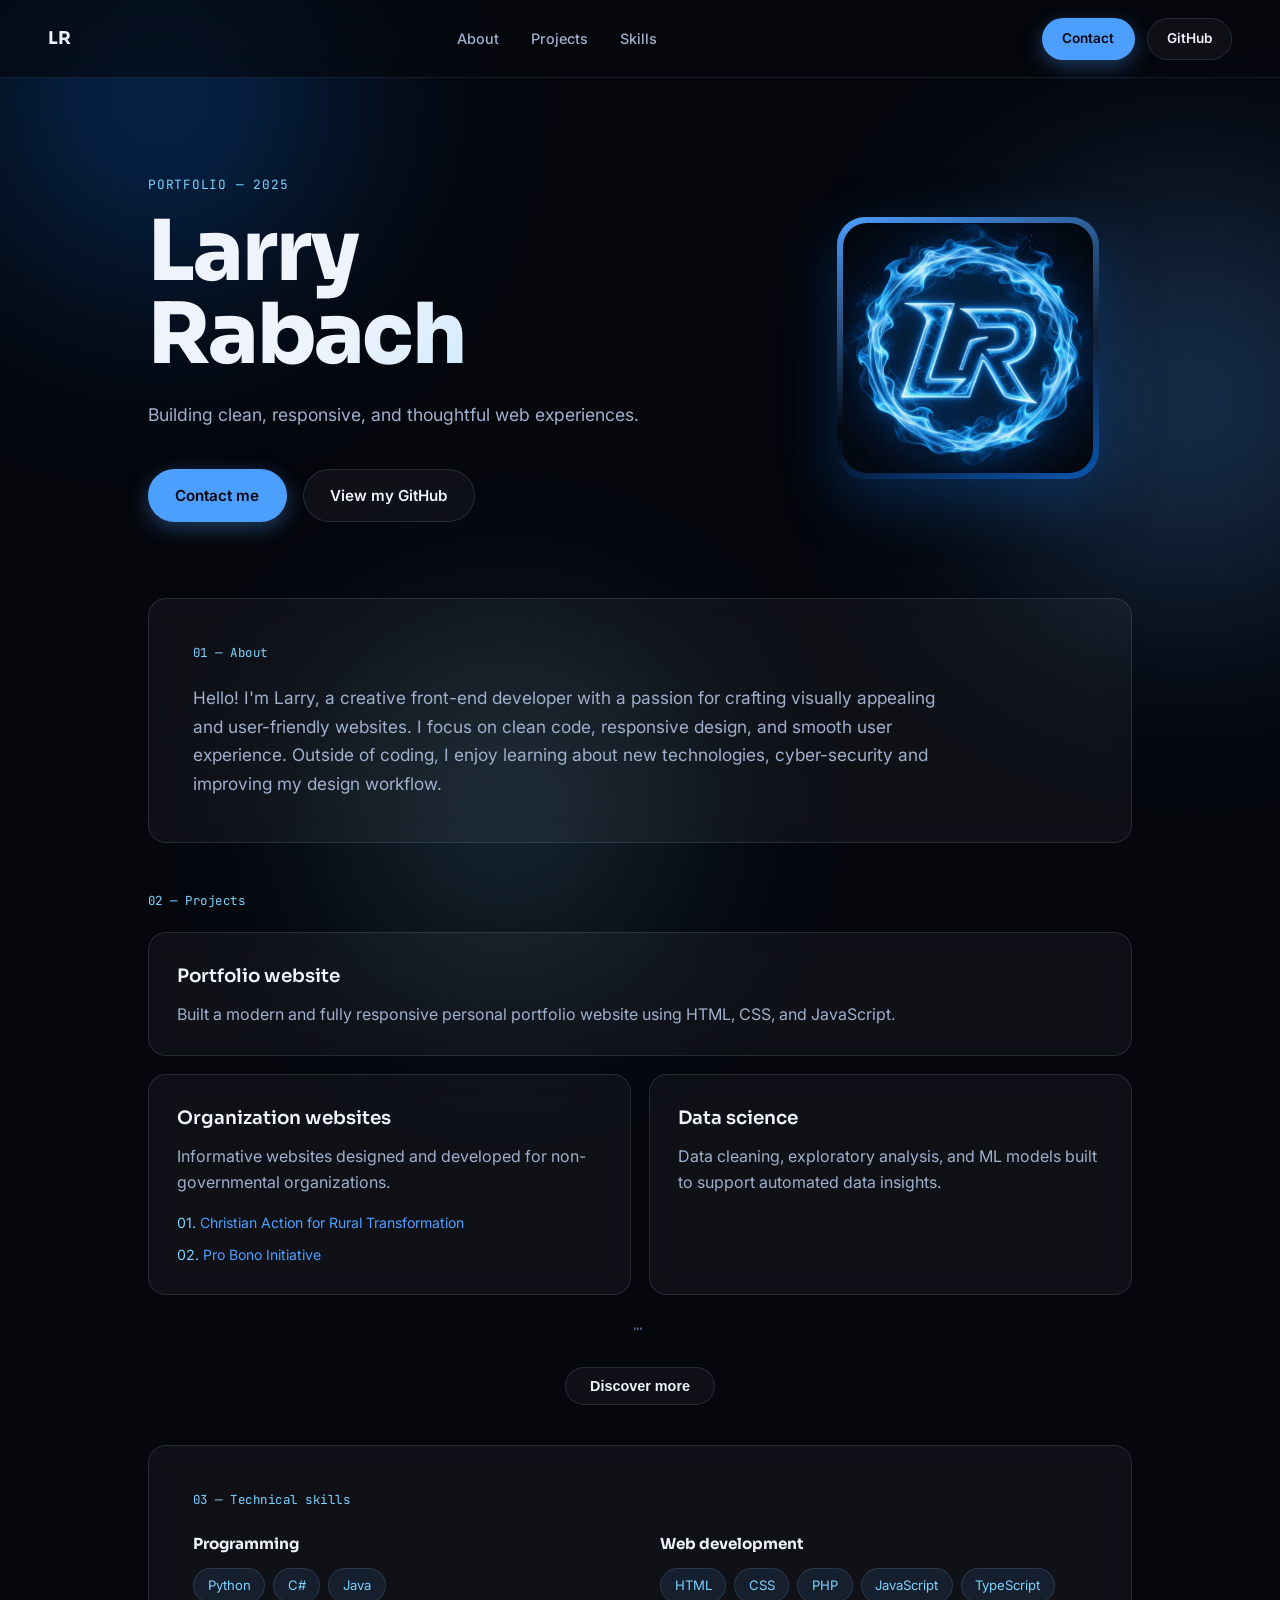
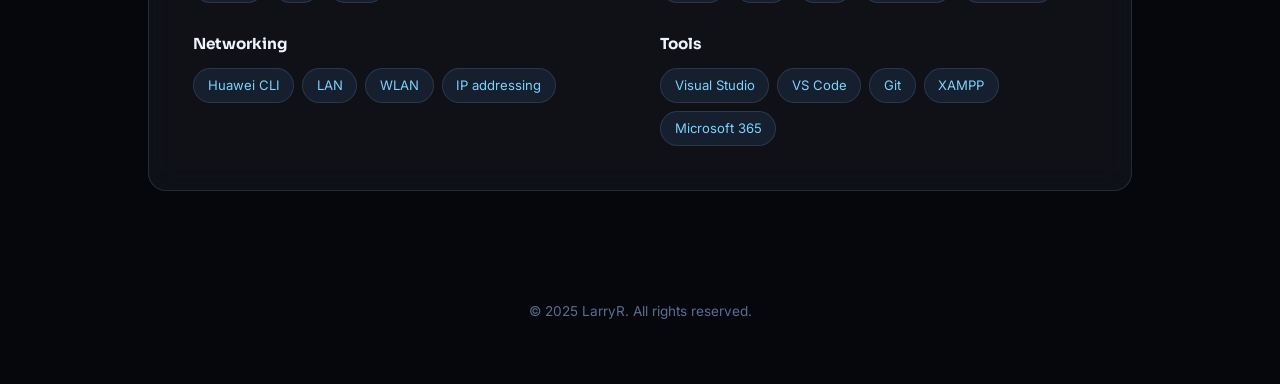
<file: index.html>
<!DOCTYPE html>
<html lang="en">
<head>
  <meta charset="UTF-8">
  <meta name="viewport" content="width=device-width, initial-scale=1.0">
  <title>Larry Rabach</title>
  <link rel="icon" type="image/png" href="icon.png">
  <link rel="preconnect" href="https://fonts.googleapis.com">
  <link rel="preconnect" href="https://fonts.gstatic.com" crossorigin>
  <link href="https://fonts.googleapis.com/css2?family=Sora:wght@500;600;700;800&family=Inter:wght@400;500;600&family=JetBrains+Mono:wght@500&display=swap" rel="stylesheet">
  <link rel="stylesheet" href="styles.css">
</head>
<body>

  <div class="aurora aurora-a"></div>
  <div class="aurora aurora-b"></div>
  <div class="aurora aurora-c"></div>

  <nav class="navbar">
    <a href="#top" class="brand">LR</a>
    <div class="nav-links">
      <a href="#about">About</a>
      <a href="#projects">Projects</a>
      <a href="#skills">Skills</a>
    </div>
    <div class="nav-actions">
      <a href="form.html" class="btn btn-primary">Contact</a>
      <a href="https://github.com/LR2023O" target="_blank" rel="noopener noreferrer" class="btn btn-ghost glow-button">GitHub</a>
    </div>
  </nav>

  <header id="top" class="hero">
    <div class="hero-text">
      <p class="eyebrow">Portfolio &mdash; 2025</p>
      <h1>Larry<br>Rabach</h1>
      <p id="headerTyping" class="tagline"></p>
      <div class="hero-actions">
        <a href="form.html" class="btn btn-primary btn-lg">Contact me</a>
        <a href="https://github.com/LR2023O" target="_blank" rel="noopener noreferrer" class="btn btn-ghost btn-lg glow-button">View my GitHub</a>
      </div>
    </div>
    <div class="hero-portrait">
      <div class="portrait-frame">
        <img src="profile.jpeg" alt="Portrait of Larry Rabach" class="profile-photo">
      </div>
    </div>
  </header>

  <main>

    <section id="about" class="panel about-panel">
      <p class="kicker">01 &mdash; About</p>
      <p id="aboutTyping" class="lede">Hello! I'm Larry, a creative front-end developer with a passion for crafting visually appealing and user-friendly websites.
        I focus on clean code, responsive design, and smooth user experience.
        Outside of coding, I enjoy learning about new technologies, cyber-security and improving my design workflow.</p>
    </section>

    <section id="projects" class="projects-section">
      <p class="kicker">02 &mdash; Projects</p>

      <div class="bento">
        <div class="card card-wide">
          <h3>Portfolio website</h3>
          <p>Built a modern and fully responsive personal portfolio website using HTML, CSS, and JavaScript.</p>
        </div>

        <div class="card">
          <h3>Organization websites</h3>
          <p>Informative websites designed and developed for non-governmental organizations.</p>
          <ol class="card-links">
            <li><a href="https://christian-action-for-rural-transformation.org/" target="_blank" rel="noopener noreferrer">Christian Action for Rural Transformation</a></li>
            <li><a href="https://probonoinitiative.org/" target="_blank" rel="noopener noreferrer">Pro Bono Initiative</a></li>
          </ol>
        </div>

        <div class="card">
          <h3>Data science</h3>
          <p>Data cleaning, exploratory analysis, and ML models built to support automated data insights.</p>
        </div>

        <span id="dots">&hellip;</span>
        <span id="more">
          <div class="card">
            <h3>Python programming</h3>
            <p>Data processing scripts, small applications, and automation tooling.</p>
          </div>
        </span>
      </div>

      <button type="button" onclick="readMore()" id="readMoreBtn">Discover more</button>
    </section>

    <section id="skills" class="panel skills-panel">
      <p class="kicker">03 &mdash; Technical skills</p>

      <div class="skill-clusters">
        <div class="cluster">
          <h3>Programming</h3>
          <div class="chips">
            <span>Python</span><span>C#</span><span>Java</span>
          </div>
        </div>
        <div class="cluster">
          <h3>Web development</h3>
          <div class="chips">
            <span>HTML</span><span>CSS</span><span>PHP</span><span>JavaScript</span><span>TypeScript</span>
          </div>
        </div>
        <div class="cluster">
          <h3>Networking</h3>
          <div class="chips">
            <span>Huawei CLI</span><span>LAN</span><span>WLAN</span><span>IP addressing</span>
          </div>
        </div>
        <div class="cluster">
          <h3>Tools</h3>
          <div class="chips">
            <span>Visual Studio</span><span>VS Code</span><span>Git</span><span>XAMPP</span><span>Microsoft 365</span>
          </div>
        </div>
      </div>
    </section>

  </main>

  <footer>
    <p>&copy; 2025 LarryR. All rights reserved.</p>
  </footer>

  <script src="script.js"></script>
</body>
</html>
</file>
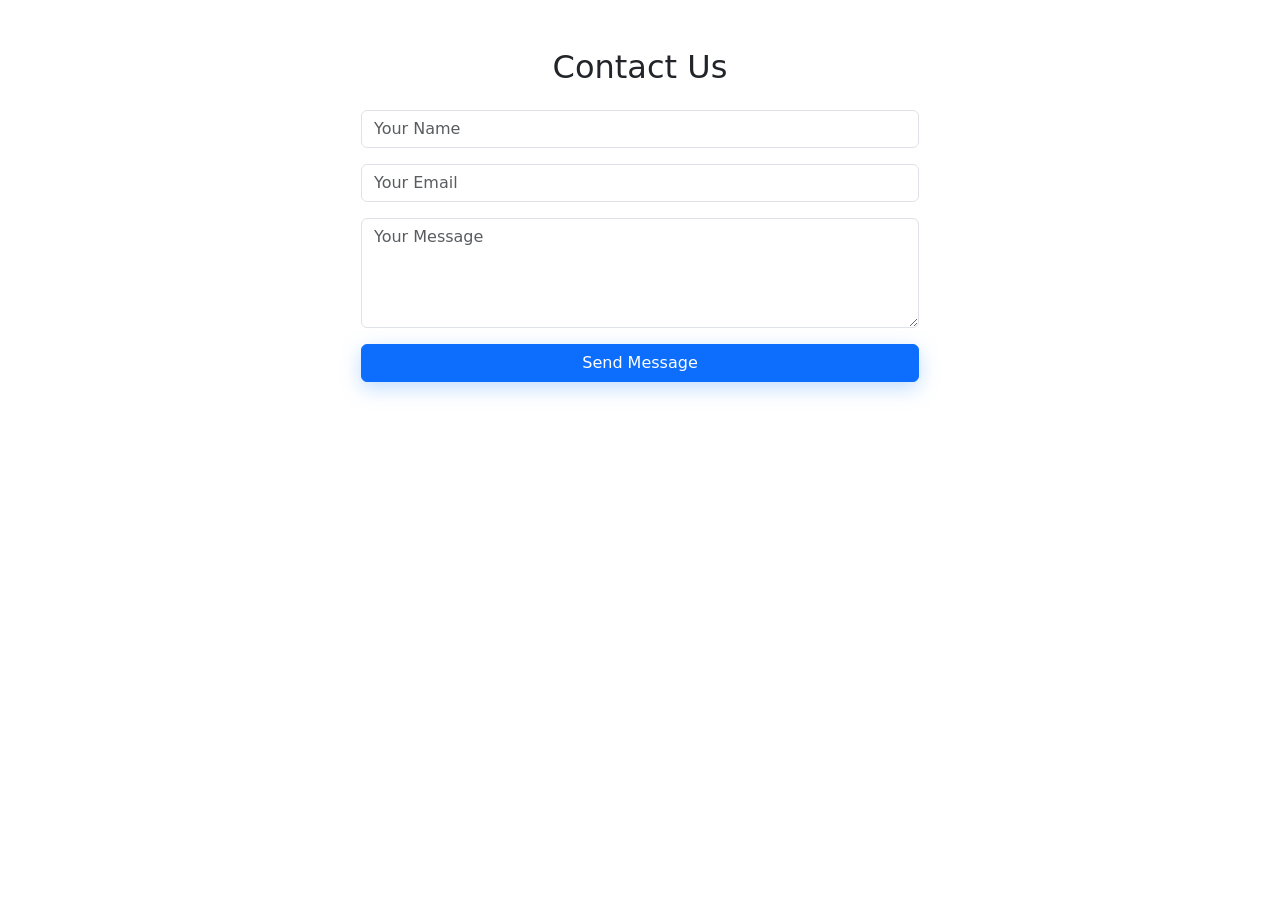
<file: contactform.html>
<html>
    <head>
  <meta charset="UTF-8">
  <meta name="viewport" content="width=device-width, initial-scale=1.0">
  <title>My Portfolio</title>
  <link rel="stylesheet" href="styles.css">
</head>
<body>
<section id="contact" class="py-5">
  <div class="container">
    <h2 class="text-center mb-4">Contact Us</h2>

    <form class="col-md-6 mx-auto">
      <div class="mb-3">
        <input type="text" class="form-control" placeholder="Your Name">
      </div>
      <div class="mb-3">
        <input type="email" class="form-control" placeholder="Your Email">
      </div>
      <div class="mb-3">
        <textarea class="form-control" rows="4" placeholder="Your Message"></textarea>
      </div>
      <button class="btn btn-primary w-100">Send Message</button>
    </form>
  </div>
</section>
<link href="https://cdn.jsdelivr.net/npm/bootstrap@5.3.2/dist/css/bootstrap.min.css" rel="stylesheet">
<script src="https://cdn.jsdelivr.net/npm/bootstrap@5.3.2/dist/js/bootstrap.bundle.min.js"></script>
</body>
</html>
</file>
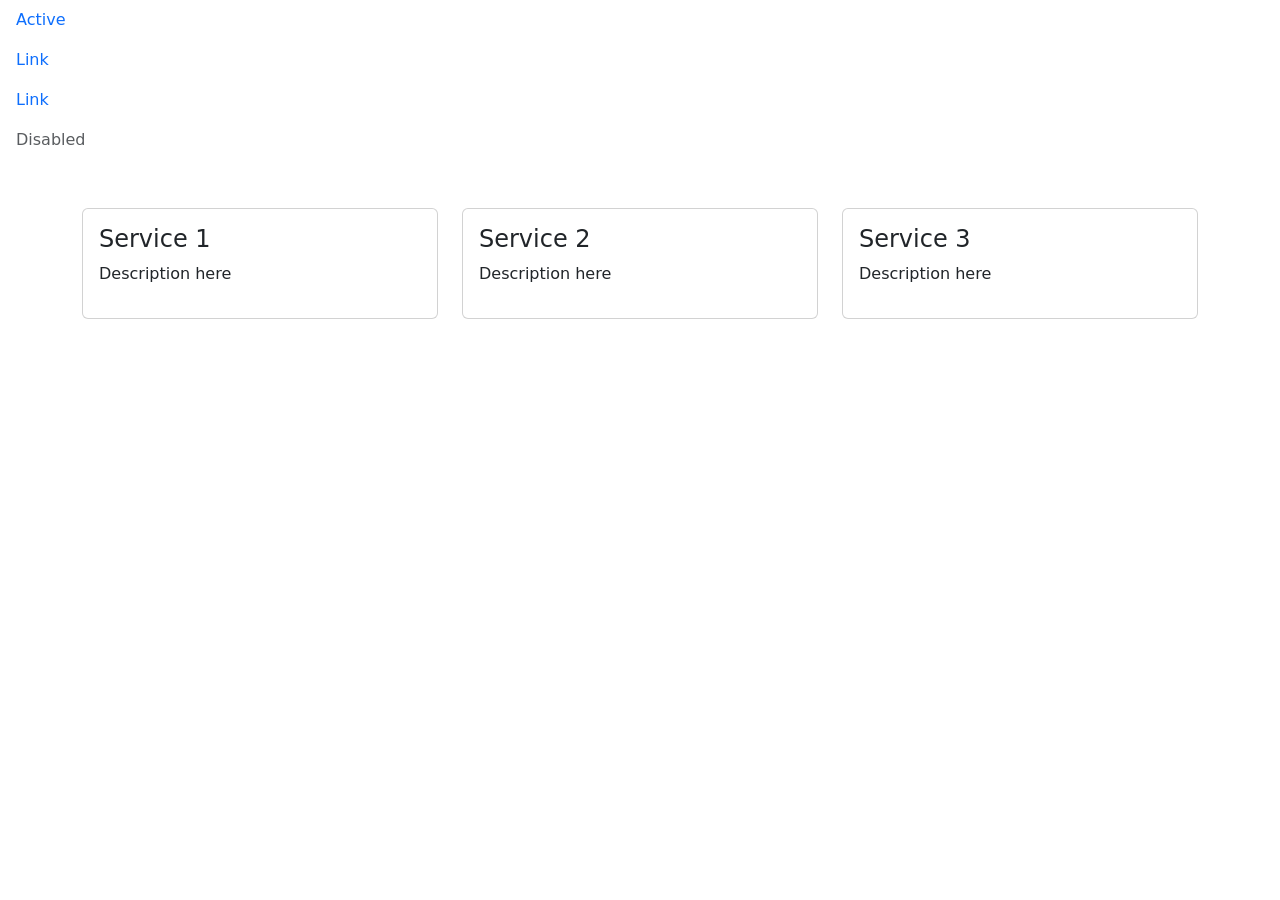
<file: new.html>
<!DOCTYPE html>
<html>
<head>
  <title>Bootstrap Site</title>
  <link href="https://cdn.jsdelivr.net/npm/bootstrap@5.3.2/dist/css/bootstrap.min.css" rel="stylesheet">
</head>
<body>

<ul class="nav flex-column">
  <li class="nav-item">
    <a class="nav-link active" aria-current="page" href="#">Active</a>
  </li>
  <li class="nav-item">
    <a class="nav-link" href="#">Link</a>
  </li>
  <li class="nav-item">
    <a class="nav-link" href="#">Link</a>
  </li>
  <li class="nav-item">
    <a class="nav-link disabled" aria-disabled="true">Disabled</a>
  </li>
</ul>

<div class="container mt-5">
  <div class="row">
    <div class="col-md-4">
      <div class="card p-3">
        <h4>Service 1</h4>
        <p>Description here</p>
      </div>
    </div>
    <div class="col-md-4">
      <div class="card p-3">
        <h4>Service 2</h4>
        <p>Description here</p>
      </div>
    </div>
    <div class="col-md-4">
      <div class="card p-3">
        <h4>Service 3</h4>
        <p>Description here</p>
      </div>
    </div>
  </div>
</div>

</body>
<style>
    --#{$prefix}nav-link-padding-x: #{$nav-link-padding-x};
--#{$prefix}nav-link-padding-y: #{$nav-link-padding-y};
@include rfs($nav-link-font-size, --#{$prefix}nav-link-font-size);
--#{$prefix}nav-link-font-weight: #{$nav-link-font-weight};
--#{$prefix}nav-link-color: #{$nav-link-color};
--#{$prefix}nav-link-hover-color: #{$nav-link-hover-color};
--#{$prefix}nav-link-disabled-color: #{$nav-link-disabled-color};
</style>
</html>
</file>
<file: styles.css>
:root {
  --blue-deep:   #0a56b0;
  --blue-bright: #4d9fff;
  --blue-glow:   #7cd4ff;
  --ink:         #eef3fc;
  --ink-soft:    #9fb0cc;
  --ink-faint:   #5b6c8c;
  --bg:          #05070d;

  --glass-bg:     rgba(255, 255, 255, 0.045);
  --glass-bg-hi:  rgba(255, 255, 255, 0.075);
  --glass-border: rgba(148, 187, 233, 0.16);
  --line:         rgba(148, 187, 233, 0.12);

  --font-display: 'Sora', 'Segoe UI', sans-serif;
  --font-body: 'Inter', 'Segoe UI', sans-serif;
  --font-mono: 'JetBrains Mono', 'Consolas', monospace;

  --content-width: 1080px;
  --radius: 18px;
}

* {
  box-sizing: border-box;
}

html {
  scroll-behavior: smooth;
}

body {
  margin: 0;
  background: var(--bg);
  color: var(--ink);
  font-family: var(--font-body);
  font-size: 16px;
  line-height: 1.65;
  -webkit-font-smoothing: antialiased;
  overflow-x: hidden;
  position: relative;
}

a {
  color: inherit;
}

a:focus-visible,
button:focus-visible {
  outline: 2px solid var(--blue-bright);
  outline-offset: 3px;
  border-radius: 4px;
}

::selection {
  background: var(--blue-bright);
  color: var(--bg);
}

/* ---------- aurora background ---------- */

.aurora {
  position: fixed;
  border-radius: 50%;
  filter: blur(90px);
  z-index: -1;
  pointer-events: none;
  opacity: 0.55;
}

.aurora-a {
  width: 560px;
  height: 560px;
  top: -180px;
  left: -120px;
  background: radial-gradient(circle, var(--blue-deep), transparent 70%);
}

.aurora-b {
  width: 620px;
  height: 620px;
  top: 10%;
  right: -220px;
  background: radial-gradient(circle, var(--blue-bright), transparent 70%);
  opacity: 0.35;
}

.aurora-c {
  width: 500px;
  height: 500px;
  bottom: -160px;
  left: 20%;
  background: radial-gradient(circle, var(--blue-glow), transparent 70%);
  opacity: 0.22;
}

/* ===================================================================
   Navbar
   =================================================================== */

.navbar {
  position: sticky;
  top: 0;
  z-index: 20;
  display: flex;
  align-items: center;
  justify-content: space-between;
  gap: 1.5rem;
  padding: 1.1rem clamp(1.25rem, 4vw, 3rem);
  background: rgba(5, 7, 13, 0.6);
  backdrop-filter: blur(16px);
  -webkit-backdrop-filter: blur(16px);
  border-bottom: 1px solid var(--line);
}

.brand {
  font-family: var(--font-display);
  font-weight: 700;
  font-size: 1.1rem;
  color: var(--ink);
  text-decoration: none;
  letter-spacing: 0.02em;
}

.nav-links {
  display: flex;
  gap: 2rem;
}

.nav-links a {
  font-size: 0.9rem;
  font-weight: 500;
  color: var(--ink-soft);
  text-decoration: none;
  transition: color 0.15s ease;
}

.nav-links a:hover {
  color: var(--blue-glow);
}

.nav-actions {
  display: flex;
  gap: 0.75rem;
}

/* buttons */

.btn {
  display: inline-flex;
  align-items: center;
  justify-content: center;
  padding: 0.55rem 1.2rem;
  border-radius: 999px;
  font-weight: 600;
  font-size: 0.85rem;
  text-decoration: none;
  border: 1px solid transparent;
  transition: transform 0.15s ease, box-shadow 0.15s ease, border-color 0.15s ease, background 0.15s ease;
  white-space: nowrap;
}

.btn:hover {
  transform: translateY(-1px);
}

.btn-primary {
  background: var(--blue-bright);
  color: var(--bg);
  box-shadow: 0 6px 20px rgba(77, 159, 255, 0.35);
}

.btn-primary:hover {
  background: var(--blue-glow);
}

.btn-ghost {
  background: var(--glass-bg);
  color: var(--ink);
  border-color: var(--glass-border);
  backdrop-filter: blur(8px);
}

.btn-ghost:hover {
  border-color: var(--blue-bright);
  color: var(--blue-glow);
}

.btn-lg {
  padding: 0.8rem 1.65rem;
  font-size: 0.95rem;
}

.glow-button:hover {
  box-shadow: 0 0 24px rgba(124, 212, 255, 0.30);
}

/* ===================================================================
   Hero
   =================================================================== */

.hero {
  max-width: var(--content-width);
  margin: 0 auto;
  padding: clamp(3rem, 8vw, 6rem) clamp(1.25rem, 4vw, 3rem) clamp(3rem, 6vw, 5rem);
  display: grid;
  grid-template-columns: 1.3fr 0.7fr;
  align-items: center;
  gap: 3rem;
}

.eyebrow {
  margin: 0 0 1rem;
  font-family: var(--font-mono);
  font-size: 0.8rem;
  letter-spacing: 0.06em;
  text-transform: uppercase;
  color: var(--blue-glow);
}

.hero h1 {
  margin: 0;
  font-family: var(--font-display);
  font-weight: 800;
  font-size: clamp(3rem, 7vw, 5.25rem);
  line-height: 0.98;
  letter-spacing: -0.02em;
  background: linear-gradient(135deg, var(--ink) 40%, var(--blue-glow) 130%);
  -webkit-background-clip: text;
  background-clip: text;
  color: transparent;
}

.tagline {
  min-height: 1.6em;
  margin: 1.5rem 0 0;
  max-width: 46ch;
  color: var(--ink-soft);
  font-size: 1.1rem;
}

.hero-actions {
  display: flex;
  gap: 1rem;
  flex-wrap: wrap;
  margin-top: 2.5rem;
}

.hero-portrait {
  display: flex;
  justify-content: center;
}

.portrait-frame {
  position: relative;
  width: min(280px, 80%);
  aspect-ratio: 1;
  border-radius: 28px;
  padding: 6px;
  background: linear-gradient(160deg, var(--blue-bright), transparent 60%, var(--blue-deep));
  box-shadow: 0 20px 60px rgba(10, 86, 176, 0.35);
}

.profile-photo {
  width: 100%;
  height: 100%;
  object-fit: cover;
  border-radius: 24px;
  display: block;
  background: var(--bg);
}

/* ===================================================================
   Panels / sections
   =================================================================== */

main {
  max-width: var(--content-width);
  margin: 0 auto;
  padding: 0 clamp(1.25rem, 4vw, 3rem) 4rem;
  display: flex;
  flex-direction: column;
  gap: 2.5rem;
}

.kicker {
  margin: 0 0 1.25rem;
  font-family: var(--font-mono);
  font-size: 0.78rem;
  letter-spacing: 0.04em;
  color: var(--blue-glow);
}

.panel {
  background: var(--glass-bg);
  border: 1px solid var(--glass-border);
  border-radius: var(--radius);
  padding: clamp(1.75rem, 4vw, 2.75rem);
  backdrop-filter: blur(14px);
  -webkit-backdrop-filter: blur(14px);
}

.lede {
  margin: 0;
  max-width: 68ch;
  font-size: 1.08rem;
  color: var(--ink-soft);
}

/* ---------- projects bento ---------- */

.projects-section {
  padding-top: 0.5rem;
}

.bento {
  display: grid;
  grid-template-columns: repeat(2, 1fr);
  gap: 1.1rem;
}

.card {
  background: var(--glass-bg);
  border: 1px solid var(--glass-border);
  border-radius: var(--radius);
  padding: 1.75rem;
  backdrop-filter: blur(14px);
  -webkit-backdrop-filter: blur(14px);
  transition: background 0.2s ease, border-color 0.2s ease, transform 0.2s ease;
}

.card:hover {
  background: var(--glass-bg-hi);
  border-color: var(--blue-bright);
  transform: translateY(-2px);
}

.card-wide {
  grid-column: span 2;
}

.card h3 {
  margin: 0 0 0.6rem;
  font-family: var(--font-display);
  font-weight: 600;
  font-size: 1.15rem;
  color: var(--ink);
}

.card p {
  margin: 0;
  color: var(--ink-soft);
}

.card-links {
  list-style: none;
  margin: 1rem 0 0;
  padding: 0;
  display: flex;
  flex-direction: column;
  gap: 0.5rem;
}

.card-links a {
  font-size: 0.88rem;
  color: var(--blue-bright);
  text-decoration: none;
}
.card-links li {
  counter-increment: item;
  font-size: 0.88rem;
  color: var(--blue-glow);
}

.card-links li::before {
  content: counter(item, decimal-leading-zero) ". ";
}

.card-links a:hover {
  color: var(--blue-glow);
  text-decoration: underline;
}

#dots {
  grid-column: span 2;
  text-align: center;
  color: var(--ink-faint);
  letter-spacing: 0.3em;
  font-family: var(--font-mono);
}

#more {
  display: none;
  grid-column: span 2;
}

#more.expanded {
  display: block;
  animation: reveal 0.4s ease;
}

#more .card {
  max-width: calc(50% - 0.55rem);
}

@keyframes reveal {
  from { opacity: 0; transform: translateY(10px) scale(0.98); }
  to   { opacity: 1; transform: translateY(0) scale(1); }
}

#readMoreBtn {
  display: block;
  margin: 1.75rem auto 0;
  padding: 0.65rem 1.5rem;
  background: var(--glass-bg);
  border: 1px solid var(--glass-border);
  border-radius: 999px;
  color: var(--ink);
  font-weight: 600;
  font-size: 0.9rem;
  cursor: pointer;
  backdrop-filter: blur(10px);
  transition: border-color 0.15s ease, color 0.15s ease, background 0.15s ease;
}

#readMoreBtn:hover {
  border-color: var(--blue-bright);
  color: var(--blue-glow);
  background: var(--glass-bg-hi);
}

/* ---------- skills ---------- */

.skill-clusters {
  display: grid;
  grid-template-columns: repeat(2, 1fr);
  gap: 1.75rem 2.5rem;
}

.cluster h3 {
  margin: 0 0 0.75rem;
  font-family: var(--font-display);
  font-size: 0.95rem;
  color: var(--ink);
}

.chips {
  display: flex;
  flex-wrap: wrap;
  gap: 0.5rem;
}

.chips span {
  font-size: 0.82rem;
  color: var(--blue-glow);
  background: rgba(77, 159, 255, 0.10);
  border: 1px solid var(--glass-border);
  border-radius: 999px;
  padding: 0.35rem 0.85rem;
}

/* ---------- footer ---------- */

footer {
  max-width: var(--content-width);
  margin: 0 auto;
  padding: 2rem clamp(1.25rem, 4vw, 3rem) 3rem;
  text-align: center;
  color: var(--ink-faint);
  font-size: 0.85rem;
}

/* ===================================================================
   Responsive
   =================================================================== */

@media (max-width: 860px) {
  .hero {
    grid-template-columns: 1fr;
    text-align: center;
  }

  .hero-actions {
    justify-content: center;
  }

  .hero-portrait {
    order: -1;
  }

  .nav-links {
    display: none;
  }
}

@media (max-width: 600px) {
  .bento {
    grid-template-columns: 1fr;
  }

  .card-wide {
    grid-column: span 1;
  }

  #dots,
  #more {
    grid-column: span 1;
  }

  #more .card {
    max-width: 100%;
  }

  .skill-clusters {
    grid-template-columns: 1fr;
  }

  .nav-actions .btn:last-child {
    display: none;
  }
}

/* Popup overlay */
.contact-popup {
  position: fixed;
  inset: 0;
  z-index: 9999;

  display: none;
  align-items: center;
  justify-content: center;

  padding: 1.5rem;

  background: rgba(5, 7, 13, 0.75);

  backdrop-filter: blur(8px);
  -webkit-backdrop-filter: blur(8px);
}


/* Show popup */
.contact-popup.active {
  display: flex;
}


/* Popup container */
.contact-modal {
  position: relative;

  width: 100%;
  max-width: 560px;
  max-height: 90vh;

  overflow-y: auto;

  background: var(--glass-bg);

  border: 1px solid var(--glass-border);
  border-radius: var(--radius);

  padding: 1.75rem;

  backdrop-filter: blur(16px);
  -webkit-backdrop-filter: blur(16px);

  box-shadow: 0 20px 60px rgba(0, 0, 0, 0.45);

  animation: contactPopupIn 0.2s ease;
}


/* Popup animation */
@keyframes contactPopupIn {
  from {
    opacity: 0;
    transform: translateY(15px) scale(0.97);
  }

  to {
    opacity: 1;
    transform: translateY(0) scale(1);
  }
}


/* Close button */
.close-btn {
  position: absolute;
  top: 1rem;
  right: 1rem;

  width: 32px;
  height: 32px;

  display: flex;
  align-items: center;
  justify-content: center;

  background: transparent;
  border: 1px solid var(--line);
  border-radius: 50%;

  color: var(--ink-soft);

  font-size: 1.3rem;
  line-height: 1;

  cursor: pointer;

  transition:
    color 0.15s ease,
    border-color 0.15s ease,
    background 0.15s ease;
}

.close-btn:hover {
  color: var(--ink);
  border-color: var(--blue-bright);
  background: rgba(77, 159, 255, 0.08);
}


/* Popup heading */
.contact-modal .eyebrow {
  margin-bottom: 0.35rem;

  font-family: var(--font-mono);
  font-size: 0.78rem;

  color: var(--blue-bright);
}

.contact-modal h2 {
  margin: 0 0 0.5rem;

  color: var(--ink);

  font-size: 1.8rem;
  font-weight: 700;
}

.contact-description {
  margin: 0 0 1.5rem;

  color: var(--ink-soft);

  font-size: 0.95rem;
  line-height: 1.6;
}


/* ===================================================================
   Contact Form
   =================================================================== */

.contact-form {
  display: flex;
  flex-direction: column;

  gap: 1.35rem;

  width: 100%;
  max-width: 520px;

  background: transparent;

  border: none;
  border-radius: 0;

  padding: 0;

  backdrop-filter: none;
  -webkit-backdrop-filter: none;
}


/* Fields */
.field {
  display: flex;
  flex-direction: column;

  gap: 0.5rem;
}

.field span {
  font-family: var(--font-mono);
  font-size: 0.78rem;

  color: var(--ink-soft);
}


/* Inputs */
.field input,
.field textarea {
  width: 100%;

  padding: 0.75rem 0.9rem;

  background: var(--surface);

  border: 1px solid var(--ink-faint);
  border-radius: 8px;

  color: var(--ink);

  font-family: var(--font-body);
  font-size: 0.95rem;

  transition:
    border-color 0.15s ease,
    box-shadow 0.15s ease;
}

.field textarea {
  resize: vertical;
  min-height: 120px;
}

.field input::placeholder,
.field textarea::placeholder {
  color: var(--ink-soft);
  opacity: 0.75;
}


/* Input focus */
.field input:focus,
.field textarea:focus {
  outline: none;

  border-color: var(--blue-bright);

  box-shadow:
    0 0 0 3px rgba(77, 159, 255, 0.18);
}


/* ===================================================================
   Form Buttons
   =================================================================== */

.form-actions {
  display: flex;

  gap: 0.9rem;
  flex-wrap: wrap;

  margin-top: 0.25rem;
}

.form-actions .btn {
  cursor: pointer;
}

.form-actions #backbtn {
  cursor: pointer;
}


/* Send button */
.send-btn {
  display: inline-flex;
  align-items: center;
  justify-content: center;

  width: 100%;

  padding: 0.75rem 1rem;

  background: var(--blue-bright);
  color: #fff;

  border: 1px solid var(--blue-bright);
  border-radius: 8px;

  font-family: var(--font-body);
  font-size: 0.95rem;
  font-weight: 600;

  cursor: pointer;

  transition:
    background 0.15s ease,
    transform 0.15s ease,
    box-shadow 0.15s ease;
}

.send-btn:hover {
  transform: translateY(-1px);

  box-shadow:
    0 6px 20px rgba(77, 159, 255, 0.25);
}

.send-btn:active {
  transform: translateY(0);
}


/* ===================================================================
   Status Message
   =================================================================== */

.status-message {
  min-height: 1.4em;

  margin: 0.25rem 0 0;

  font-size: 0.9rem;

  color: var(--ink-soft);
}

.status-message.is-pending {
  color: var(--ink-soft);
}

.status-message.is-success {
  color: #6fe3a3;
}

.status-message.is-error {
  color: #ff8a8a;
}


/* ===================================================================
   Mobile
   =================================================================== */

@media (max-width: 600px) {

  .contact-popup {
    padding: 1rem;
  }

  .contact-modal {
    padding: 1.4rem;

    max-height: 92vh;
  }

  .contact-modal h2 {
    font-size: 1.5rem;
  }

  .contact-description {
    font-size: 0.9rem;
  }

  .form-actions {
    flex-direction: column;
    align-items: stretch;
  }

  .form-actions .btn {
    width: 100%;
    justify-content: center;
  }

  .send-btn {
    width: 100%;
  }
}
</file>
